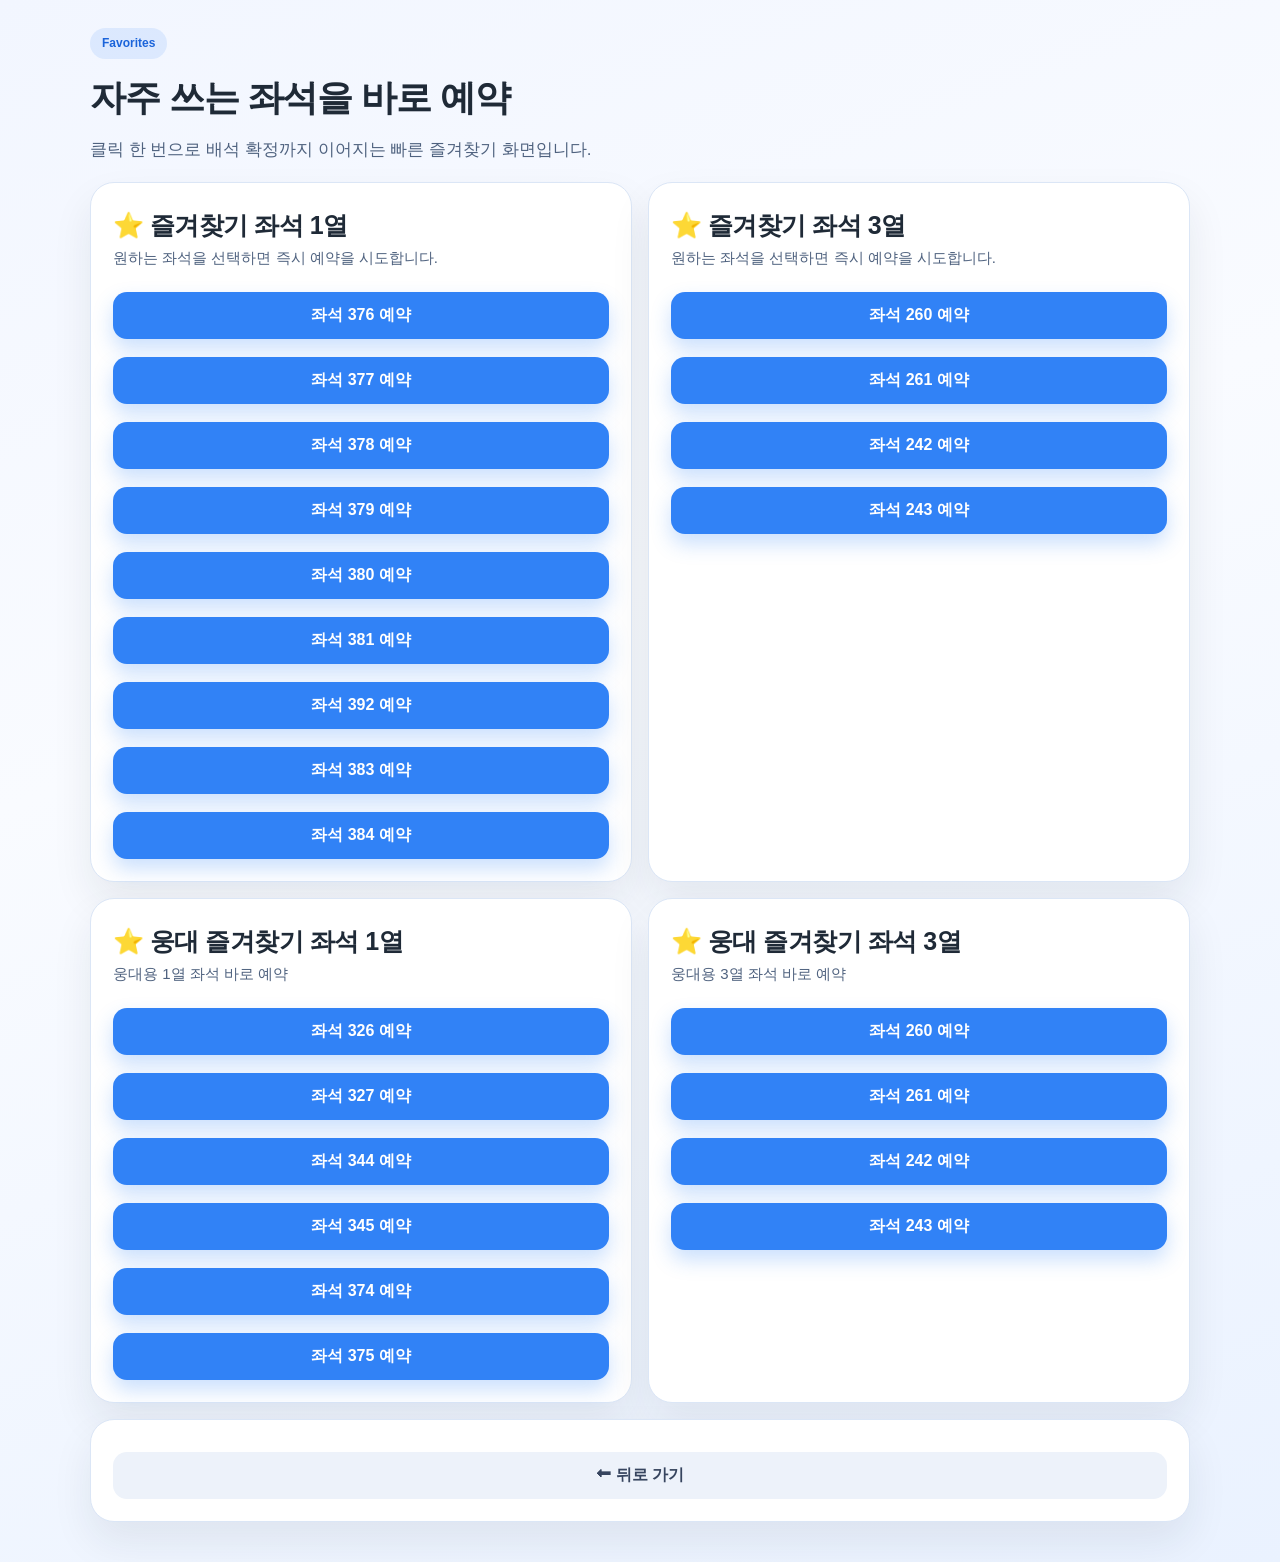
<file: favorites.html>
<!DOCTYPE html>
<html lang="ko">
<head>
    <meta charset="UTF-8">
    <meta name="viewport" content="width=device-width, initial-scale=1.0">
    <title>즐겨찾기 좌석</title>
    <link rel="stylesheet" href="styles.css">
    <script src="favorites.js" defer></script>
</head>
<body>
    <main class="app-shell">
        <header class="hero">
            <span class="chip">Favorites</span>
            <h1>자주 쓰는 좌석을 바로 예약</h1>
            <p class="lead">클릭 한 번으로 배석 확정까지 이어지는 빠른 즐겨찾기 화면입니다.</p>
        </header>

        <section class="card-grid">
            <div class="card col-6">
                <h2>⭐ 즐겨찾기 좌석 1열</h2>
                <p class="muted">원하는 좌석을 선택하면 즉시 예약을 시도합니다.</p>
                <div id="favoritesContainer" class="favorites-list">불러오는 중...</div>
            </div>

            <div class="card col-6">
                <h2>⭐ 즐겨찾기 좌석 3열</h2>
                <p class="muted">원하는 좌석을 선택하면 즉시 예약을 시도합니다.</p>
                <div id="favoritesContainer_3" class="favorites-list">불러오는 중...</div>
            </div>

            <div class="card col-6">
                <h2>⭐ 웅대 즐겨찾기 좌석 1열</h2>
                <p class="muted">웅대용 1열 좌석 바로 예약</p>
                <div id="Woong_1" class="favorites-list">불러오는 중...</div>
            </div>

            <div class="card col-6">
                <h2>⭐ 웅대 즐겨찾기 좌석 3열</h2>
                <p class="muted">웅대용 3열 좌석 바로 예약</p>
                <div id="Woong_3" class="favorites-list">불러오는 중...</div>
            </div>

            <div class="card col-12">
                <button class="btn btn-secondary" onclick="goBack()">⬅ 뒤로 가기</button>
            </div>
        </section>
    </main>

    <script>
        function goBack() {
            window.location.href = "main.html";
        }
    </script>
</body>
</html>
</file>
<file: styles.css>
:root {
  --bg: #f2f6ff;
  --bg-soft: #eaf2ff;
  --surface: #ffffff;
  --text: #1f2a37;
  --text-muted: #4f627f;
  --primary: #3182f6;
  --primary-strong: #1b64da;
  --danger: #e5484d;
  --danger-strong: #cc3d42;
  --info: #2a7de1;
  --secondary: #edf2fa;
  --border: #dbe6f6;
  --shadow: 0 20px 40px rgba(31, 42, 55, 0.08);
  --radius-lg: 24px;
  --radius-md: 16px;
  --radius-sm: 12px;
}

* {
  box-sizing: border-box;
}

html,
body {
  margin: 0;
  padding: 0;
}

body {
  font-family: -apple-system, BlinkMacSystemFont, "Segoe UI", Roboto, "Noto Sans KR",
    "Apple SD Gothic Neo", "Malgun Gothic", sans-serif;
  color: var(--text);
  background: linear-gradient(160deg, var(--bg) 0%, #f9fbff 40%, var(--bg-soft) 100%);
  min-height: 100vh;
  line-height: 1.62;
  font-size: 16px;
}

.app-shell {
  width: min(1100px, calc(100% - 32px));
  margin: 0 auto;
  padding: 28px 0 40px;
}

.hero {
  margin-bottom: 18px;
  max-width: 760px;
}

.chip {
  display: inline-flex;
  align-items: center;
  gap: 6px;
  border-radius: 999px;
  background: rgba(49, 130, 246, 0.12);
  color: var(--primary-strong);
  padding: 6px 12px;
  font-size: 12px;
  font-weight: 700;
}

h1,
h2,
h3,
p {
  margin: 0;
}

h1 {
  margin-top: 10px;
  font-size: clamp(26px, 3.8vw, 36px);
  letter-spacing: -0.03em;
}

.lead {
  margin-top: 8px;
  color: var(--text-muted);
  font-size: clamp(15px, 2.3vw, 17px);
  line-height: 1.68;
}

.notice-banner {
  margin: 14px 0 20px;
  padding: 14px 16px;
  border-radius: var(--radius-md);
  border: 1px solid #f9e3a6;
  background: #fff8e8;
  color: #7d5b00;
  font-size: 15px;
  line-height: 1.64;
}

.card-grid {
  display: grid;
  grid-template-columns: repeat(12, minmax(0, 1fr));
  gap: 16px;
}

.card {
  grid-column: span 12;
  background: var(--surface);
  border: 1px solid var(--border);
  border-radius: var(--radius-lg);
  padding: 22px;
  box-shadow: var(--shadow);
}

.card h2 {
  font-size: clamp(21px, 3vw, 25px);
  letter-spacing: -0.02em;
}

.card h3 {
  margin-top: 4px;
  color: var(--text-muted);
  font-size: 16px;
}

.muted {
  color: var(--text-muted);
  font-size: 15px;
  line-height: 1.62;
}

.btn {
  width: 100%;
  border: 0;
  border-radius: 14px;
  padding: 13px 16px;
  margin-top: 10px;
  font-size: 16px;
  font-weight: 700;
  cursor: pointer;
  transition: transform 0.15s ease, box-shadow 0.2s ease, background-color 0.2s ease;
}

.btn:hover {
  transform: translateY(-1px);
}

.btn:active {
  transform: translateY(0);
}

.btn-primary {
  background: var(--primary);
  color: #fff;
  box-shadow: 0 10px 20px rgba(49, 130, 246, 0.25);
}

.btn-primary:hover {
  background: var(--primary-strong);
}

.btn-secondary {
  background: var(--secondary);
  color: #37455f;
}

.btn-secondary:hover {
  background: #e2e9f5;
}

.btn-danger {
  background: var(--danger);
  color: #fff;
  box-shadow: 0 10px 20px rgba(229, 72, 77, 0.2);
}

.btn-danger:hover {
  background: var(--danger-strong);
}

.btn-info {
  background: var(--info);
  color: #fff;
  box-shadow: 0 10px 20px rgba(42, 125, 225, 0.22);
}

.btn-info:hover {
  background: #1d6ccc;
}

.status-message {
  margin-top: 12px;
  color: #cc3d42;
  font-weight: 700;
  font-size: 15px;
  min-height: 20px;
  line-height: 1.55;
}

.form-field {
  margin-top: 12px;
}

.form-field label {
  display: block;
  text-align: left;
  margin-bottom: 6px;
  font-size: 14px;
  color: var(--text-muted);
  font-weight: 700;
}

.input-field {
  width: 100%;
  border: 1px solid var(--border);
  border-radius: 12px;
  padding: 12px 14px;
  font-size: 16px;
  outline: none;
  transition: border-color 0.2s ease, box-shadow 0.2s ease;
}

.input-field:focus {
  border-color: var(--primary);
  box-shadow: 0 0 0 4px rgba(49, 130, 246, 0.14);
}

.options {
  margin-top: 14px;
  font-size: 14px;
  color: var(--text-muted);
  line-height: 1.6;
}

.options a {
  color: var(--primary-strong);
  text-decoration: none;
  font-weight: 700;
}

.info-list {
  margin-top: 14px;
  display: grid;
  gap: 10px;
}

.info-item {
  display: flex;
  justify-content: space-between;
  align-items: center;
  gap: 12px;
  padding: 12px 14px;
  border-radius: var(--radius-md);
  background: #f7faff;
  border: 1px solid var(--border);
  font-size: 15px;
  line-height: 1.5;
}

.info-item strong {
  color: #4e5f79;
  font-weight: 700;
  white-space: nowrap;
}

.info-item span {
  text-align: right;
  word-break: keep-all;
}

.row {
  display: grid;
  grid-template-columns: repeat(2, minmax(0, 1fr));
  gap: 14px;
}

.half-card {
  background: #f7faff;
  border: 1px solid var(--border);
  border-radius: var(--radius-md);
  padding: 16px;
}

.half-card h2 {
  font-size: 19px;
}

.half-card .btn {
  margin-top: 14px;
}

.favorites-list {
  display: grid;
  gap: 8px;
  margin-top: 12px;
}

.seat-row {
  display: grid;
  grid-template-columns: repeat(2, minmax(0, 1fr));
  gap: 10px;
  margin-top: 10px;
}

.seat-tag {
  border-radius: 14px;
  border: 1px solid var(--border);
  padding: 12px;
  font-size: 14px;
  font-weight: 700;
  text-align: center;
  background: #eef5ff;
  color: #2f4261;
  cursor: default;
}

.seat-tag.now {
  background: #e5f8ef;
  border-color: #b9eccc;
  color: #10703c;
  cursor: pointer;
}

.seat-tag.soon {
  background: #fff6df;
  border-color: #f6deb0;
  color: #8e5e00;
}

.qr-card {
  text-align: center;
}

#qrCode {
  margin-top: 10px;
  min-height: 180px;
  display: grid;
  place-items: center;
}

#statusBox {
  margin-bottom: 14px;
  background: #edf4ff;
  border: 1px solid var(--border);
  border-radius: var(--radius-md);
  padding: 14px;
  font-size: 15px;
  color: #3f5371;
  line-height: 1.68;
}

footer {
  margin-top: 16px;
  text-align: center;
  color: var(--text-muted);
  font-size: 14px;
}

.modal {
  display: none;
  position: fixed;
  z-index: 9999;
  inset: 0;
  background: rgba(13, 25, 48, 0.72);
  padding: 24px;
}

.modal-inner {
  position: relative;
  width: min(960px, 100%);
  margin: 30px auto 0;
}

.modal-close {
  position: absolute;
  top: -14px;
  right: 0;
  color: #fff;
  font-size: 32px;
  cursor: pointer;
}

.modal img {
  width: 100%;
  max-height: 82vh;
  object-fit: contain;
  border-radius: var(--radius-md);
}

@media (max-width: 820px) {
  .app-shell {
    width: calc(100% - 24px);
    padding-top: 18px;
  }

  .card {
    padding: 18px;
    border-radius: 20px;
  }

  .row {
    grid-template-columns: 1fr;
  }

  .seat-row {
    grid-template-columns: 1fr;
  }

  .notice-banner {
    font-size: 14px;
  }

  .info-item {
    flex-direction: column;
    align-items: flex-start;
    gap: 6px;
  }

  .info-item span {
    text-align: left;
  }
}

@media (min-width: 1024px) {
  .col-8 {
    grid-column: span 8;
  }

  .col-7 {
    grid-column: span 7;
  }

  .col-6 {
    grid-column: span 6;
  }

  .col-5 {
    grid-column: span 5;
  }

  .col-4 {
    grid-column: span 4;
  }
}

@media (prefers-color-scheme: dark) {
  :root {
    --bg: #111828;
    --bg-soft: #0f1c33;
    --surface: #161f32;
    --text: #f2f6ff;
    --text-muted: #afc1df;
    --primary: #4b97ff;
    --primary-strong: #63a8ff;
    --danger: #ff6268;
    --danger-strong: #ff4b52;
    --info: #5ea8ff;
    --secondary: #223252;
    --border: #2d3f63;
    --shadow: 0 16px 36px rgba(0, 0, 0, 0.45);
  }

  .notice-banner {
    border-color: #5f4b1a;
    background: #2a220f;
    color: #f8de9f;
  }

  .info-item,
  .half-card,
  #statusBox {
    background: #1c2a45;
  }

  .seat-tag {
    background: #203356;
    color: #d8e7ff;
  }

  .seat-tag.now {
    background: #1e4c36;
    border-color: #3c7f61;
    color: #d3ffe8;
  }

  .seat-tag.soon {
    background: #4d3f1f;
    border-color: #6e5a2c;
    color: #ffe9b5;
  }
}

body:has(form), body:has(.app-shell > .card) {
  display: flex;
  align-items: center;
  justify-content: center;
}

body:has(.app-shell > .card) .app-shell {
  width: 100%;
  max-width: 480px;
  margin: 0;
  padding: 24px;
}

/* 로그인 카드 전용 스타일 보강 */
.login-card {
  width: 100%;
  max-width: 420px;
  background: rgba(22, 31, 50, 0.85); /* 다크 모드 기준 반투명 */
  backdrop-filter: blur(12px);
  border: 1px solid rgba(255, 255, 255, 0.1);
  box-shadow: 0 24px 48px rgba(0, 0, 0, 0.5), 0 0 0 1px rgba(255, 255, 255, 0.05) inset;
  padding: 32px;
  border-radius: 24px;
}

.login-header {
  text-align: center;
  margin-bottom: 24px;
}

.login-header .chip {
  margin-bottom: 12px;
}

.login-header h2 {
  font-size: 26px;
  font-weight: 700;
  margin-bottom: 6px;
}
</file>
